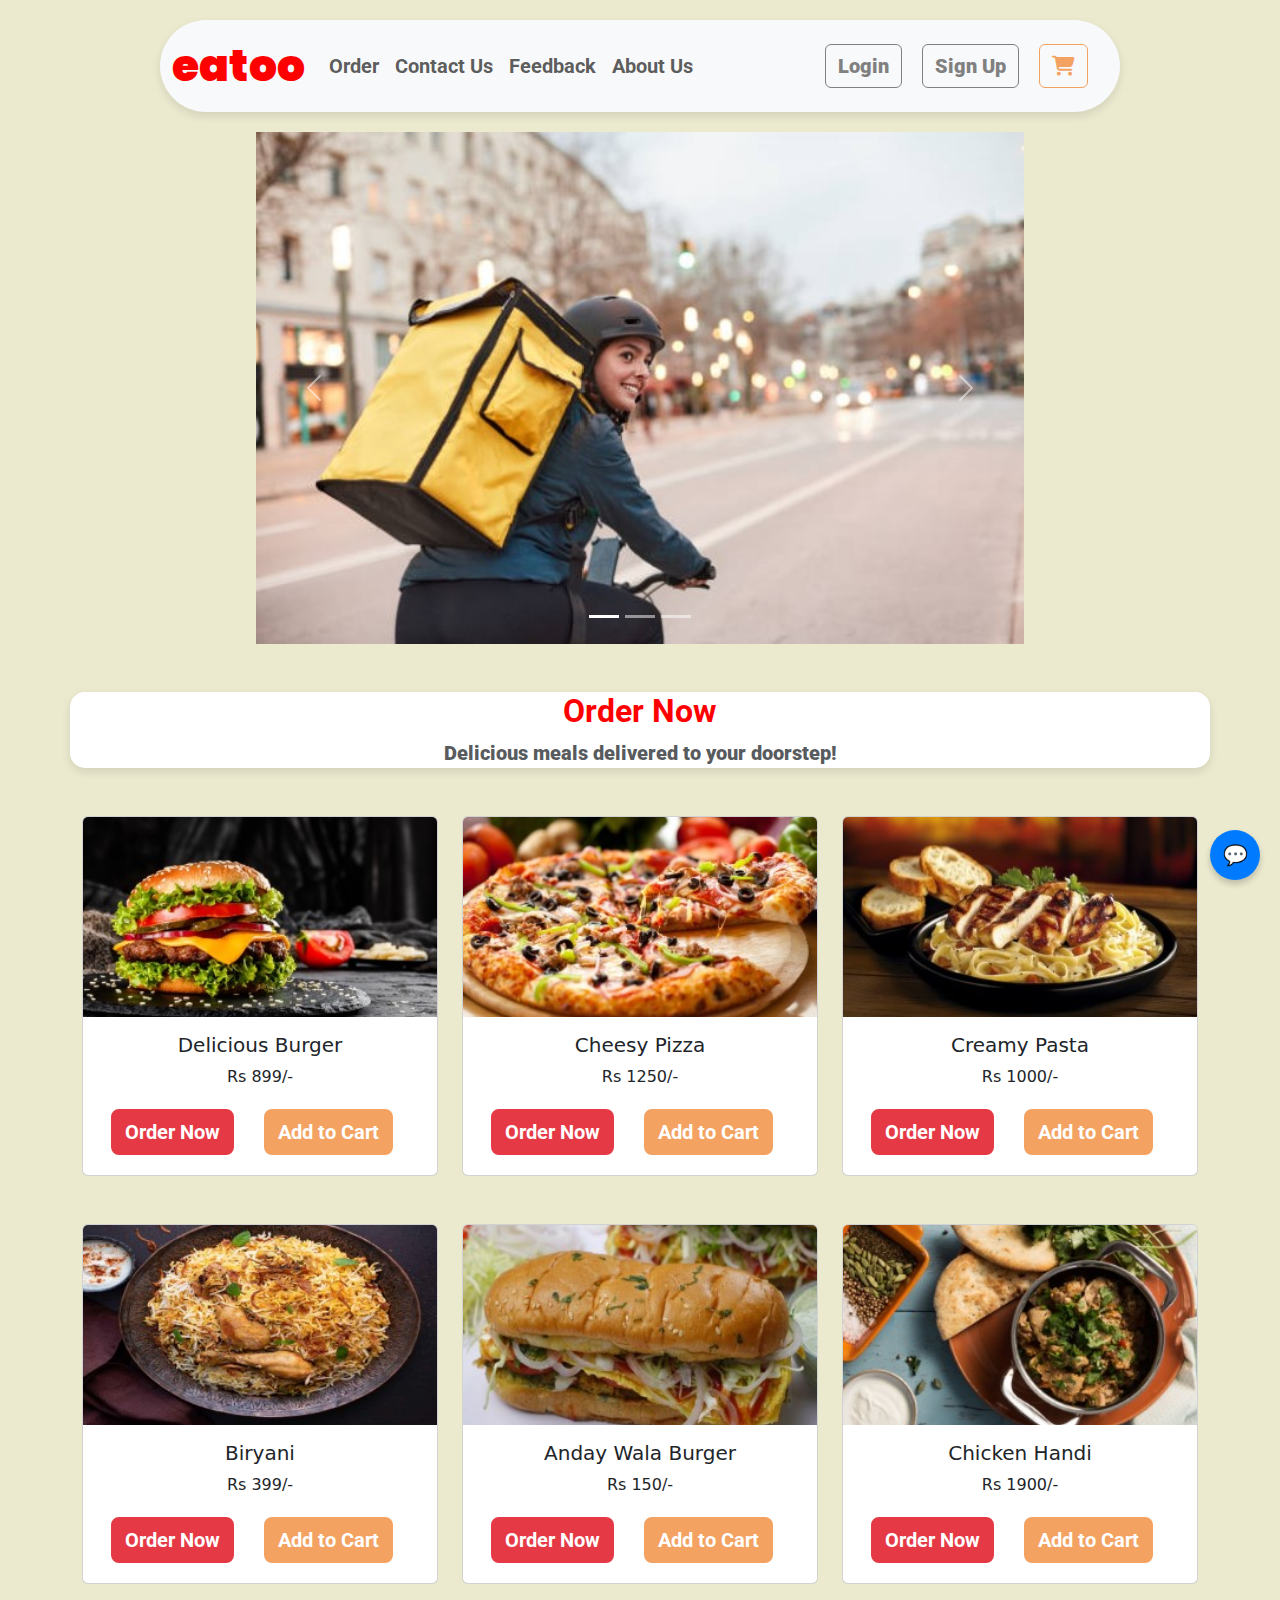
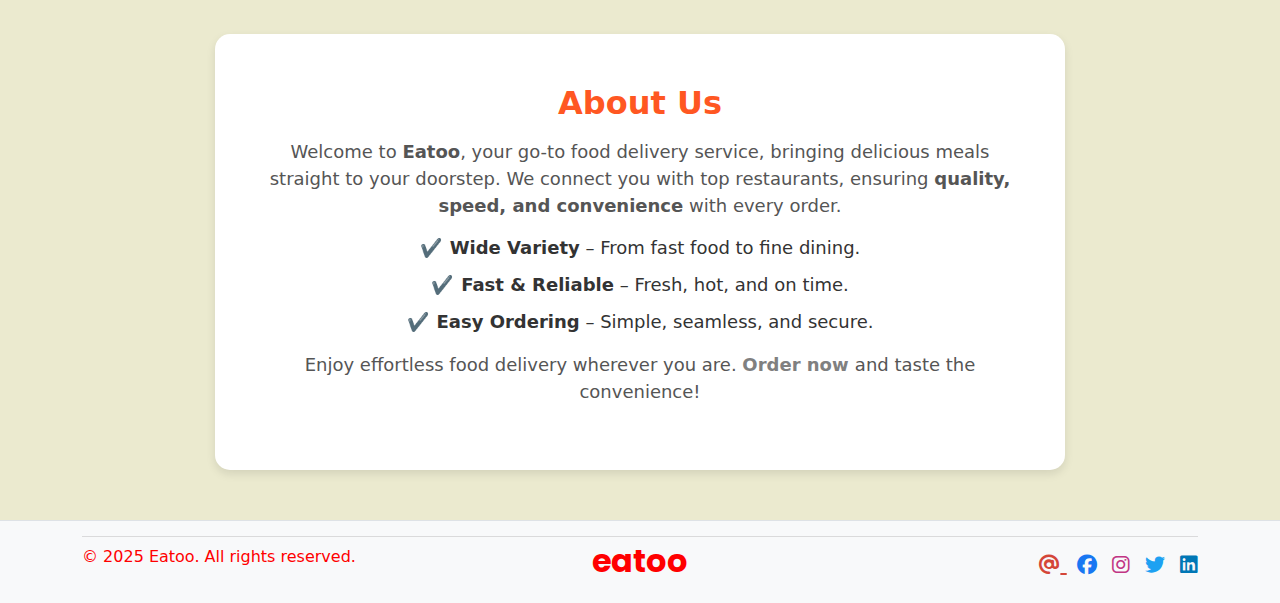
<file: index.html>
<!DOCTYPE html>
<html lang="en">
  <head>
    <link
      rel="stylesheet"
      href="https://cdnjs.cloudflare.com/ajax/libs/font-awesome/6.4.2/css/all.min.css"
    />
    <link rel="stylesheet" href="bootstrap/css/bootstrap.min.css" />
    <script src="https://code.jquery.com/jquery-3.6.0.min.js"></script>
    <script src="bootstrap/js/bootstrap.min.js"></script>
    <link rel="stylesheet" href="Style.css" />
    <meta charset="utf-8" />
    <meta name="viewport" content="width=device-width, initial-scale=1" />
    <title>Eatoo</title>
    <link rel="icon" type="image/x-icon" href="./images/favicon.ico" />
  </head>
  <body>
    <!-- Floating Chatbot Button -->
    <button id="chatbot-btn">💬</button>

    <div
      class="modal fade"
      id="chatbotModal"
      tabindex="-1"
      aria-labelledby="chatbotModalLabel"
      aria-hidden="true"
    >
      <div class="modal-dialog">
        <div class="modal-content">
          <div class="modal-header bg-primary text-white">
            <h5 class="modal-title" id="chatbotModalLabel">Chatbot</h5>
            <button
              type="button"
              class="btn-close"
              data-bs-dismiss="modal"
              aria-label="Close"
            ></button>
          </div>
          <div class="modal-body chatbot-body">
            <p>Hello! How can I assist you today?</p>
            <input
              type="text"
              class="form-control mt-2"
              placeholder="Type your message..."
              id="chatInput"
            />
          </div>
          <div class="modal-footer">
            <button
              type="button"
              class="btn btn-secondary"
              data-bs-dismiss="modal"
            >
              Close
            </button>
          </div>
        </div>
      </div>
    </div>

    <nav class="navbar navbar-expand-lg bg-body-tertiary">
      <div class="container-fluid">
        <a class="navbar-brand" href="index.html">eatoo</a>
        <button
          class="navbar-toggler"
          type="button"
          data-bs-toggle="collapse"
          data-bs-target="#navbarSupportedContent"
          aria-controls="navbarSupportedContent"
          aria-expanded="false"
          aria-label="Toggle navigation"
        >
          <span class="navbar-toggler-icon"></span>
        </button>
        <div class="collapse navbar-collapse" id="navbarSupportedContent">
          <ul class="navbar-nav me-auto mb-2 mb-lg-0">
            <li class="nav-item">
              <a class="nav-link" href="#order">Order</a>
            </li>
            <li class="nav-item">
              <a class="nav-link" href="#contact">Contact Us</a>
            </li>
            <li class="nav-item">
              <a
                class="nav-link"
                href="#"
                data-bs-toggle="modal"
                data-bs-target="#feedbackModal"
                >Feedback</a
              >
            </li>
            <li class="nav-item">
              <a class="nav-link" href="#About">About Us</a>
            </li>
          </ul>
          <button
            class="btn btn-outline-primary"
            data-bs-toggle="modal"
            data-bs-target="#loginModal"
          >
            Login
          </button>
          <button
            class="btn btn-outline-success"
            data-bs-toggle="modal"
            data-bs-target="#signupModal"
          >
            Sign Up
          </button>
          <!-- Cart Button -->
          <button
            class="btn btn-outline-warning cart-toggle"
            data-bs-toggle="modal"
            data-bs-target="#cartModal"
          >
            <i class="fas fa-shopping-cart"></i>
          </button>
        </div>
      </div>
    </nav>

    <div id="carouselExampleIndicators" class="carousel slide">
      <div class="carousel-indicators">
        <button
          type="button"
          data-bs-target="#carouselExampleIndicators"
          data-bs-slide-to="0"
          class="active"
          aria-current="true"
          aria-label="Slide 1"
        ></button>
        <button
          type="button"
          data-bs-target="#carouselExampleIndicators"
          data-bs-slide-to="1"
          aria-label="Slide 2"
        ></button>
        <button
          type="button"
          data-bs-target="#carouselExampleIndicators"
          data-bs-slide-to="2"
          aria-label="Slide 3"
        ></button>
      </div>
      <div class="carousel-inner">
        <div class="carousel-item active">
          <img src="./images/delv.jpg" class="d-block w-100" alt="..." />
        </div>
        <div class="carousel-item">
          <img src="./images/delv2.jpg" class="d-block w-100" alt="..." />
        </div>
        <div class="carousel-item">
          <img src="./images/delv3.jpg" class="d-block w-100" alt="..." />
        </div>
      </div>
      <button
        class="carousel-control-prev"
        type="button"
        data-bs-target="#carouselExampleIndicators"
        data-bs-slide="prev"
      >
        <span class="carousel-control-prev-icon" aria-hidden="true"></span>
        <span class="visually-hidden">Previous</span>
      </button>
      <button
        class="carousel-control-next"
        type="button"
        data-bs-target="#carouselExampleIndicators"
        data-bs-slide="next"
      >
        <span class="carousel-control-next-icon" aria-hidden="true"></span>
        <span class="visually-hidden">Next</span>
      </button>
    </div>

    <div
      class="modal fade"
      id="feedbackModal"
      tabindex="-1"
      aria-labelledby="feedbackModalLabel"
      aria-hidden="true"
    >
      <div class="modal-dialog">
        <div class="modal-content">
          <div class="modal-header">
            <h5 class="modal-title" id="feedbackModalLabel">Feedback Form</h5>
            <button
              type="button"
              class="btn-close"
              data-bs-dismiss="modal"
              aria-label="Close"
            ></button>
          </div>
          <div class="modal-body">
            <form>
              <div class="mb-3">
                <label for="name" class="form-label">Your Name</label>
                <input
                  type="text"
                  class="form-control"
                  id="name"
                  placeholder="Enter your name"
                />
              </div>
              <div class="mb-3">
                <label for="email" class="form-label">Your Email</label>
                <input
                  type="email"
                  class="form-control"
                  id="email"
                  placeholder="Enter your email"
                />
              </div>
              <div class="mb-3">
                <label for="feedback" class="form-label">Your Feedback</label>
                <textarea
                  class="form-control"
                  id="feedback"
                  rows="4"
                  placeholder="Enter your feedback"
                ></textarea>
              </div>
              <button type="submit" class="btn btn-success w-100">
                Submit Feedback
              </button>
            </form>
          </div>
        </div>
      </div>
    </div>

    <!-- Login Modal -->
    <div
      class="modal fade"
      id="loginModal"
      tabindex="-1"
      aria-labelledby="loginModalLabel"
      aria-hidden="true"
    >
      <div class="modal-dialog">
        <div class="modal-content">
          <div class="modal-header">
            <h5 class="modal-title" id="loginModalLabel">Login</h5>
            <button
              type="button"
              class="btn-close"
              data-bs-dismiss="modal"
              aria-label="Close"
            ></button>
          </div>
          <div class="modal-body">
            <form>
              <div class="mb-3">
                <label for="loginEmail" class="form-label">Email</label>
                <input
                  type="email"
                  class="form-control"
                  id="loginEmail"
                  placeholder="Enter your email"
                />
              </div>
              <div class="mb-3">
                <label for="loginPassword" class="form-label">Password</label>
                <input
                  type="password"
                  class="form-control"
                  id="loginPassword"
                  placeholder="Enter your password"
                />
              </div>
              <button type="submit" class="btn btn-primary w-100">Login</button>
            </form>
          </div>
        </div>
      </div>
    </div>

    <!-- Signup Modal -->
    <div
      class="modal fade"
      id="signupModal"
      tabindex="-1"
      aria-labelledby="signupModalLabel"
      aria-hidden="true"
    >
      <div class="modal-dialog">
        <div class="modal-content">
          <div class="modal-header">
            <h5 class="modal-title" id="signupModalLabel">Sign Up</h5>
            <button
              type="button"
              class="btn-close"
              data-bs-dismiss="modal"
              aria-label="Close"
            ></button>
          </div>
          <div class="modal-body">
            <form>
              <div class="mb-3">
                <label for="signupName" class="form-label">Full Name</label>
                <input
                  type="text"
                  class="form-control"
                  id="signupName"
                  placeholder="Enter your name"
                />
              </div>
              <div class="mb-3">
                <label for="signupEmail" class="form-label">Email</label>
                <input
                  type="email"
                  class="form-control"
                  id="signupEmail"
                  placeholder="Enter your email"
                />
              </div>
              <div class="mb-3">
                <label for="signupPassword" class="form-label">Password</label>
                <input
                  type="password"
                  class="form-control"
                  id="signupPassword"
                  placeholder="Create a password"
                />
              </div>
              <button type="submit" class="btn btn-success w-100">
                Sign Up
              </button>
            </form>
          </div>
        </div>
      </div>
    </div>

    <!-- Cart Modal -->
    <div
      class="modal fade"
      id="cartModal"
      tabindex="-1"
      aria-labelledby="cartModalLabel"
      aria-hidden="true"
    >
      <div class="modal-dialog">
        <div class="modal-content">
          <div class="modal-header">
            <h5 class="modal-title" id="cartModalLabel">Your Cart</h5>
            <button
              type="button"
              class="btn-close"
              data-bs-dismiss="modal"
              aria-label="Close"
            ></button>
          </div>
          <div class="modal-body">
            <ul id="cart-items" class="list-group mb-3">
              <li class="list-group-item">Cart is empty</li>
            </ul>
            <p class="text-center">Total: Rs <span id="cart-total">0.00</span></p>
          </div>
          <div class="modal-footer">
            <button
              type="button"
              class="btn btn-secondary"
              data-bs-dismiss="modal"
            >
              Close
            </button>
          </div>
        </div>
      </div>
    </div>

    <div classs="A"></div>

    <div id="order" class="container text-center mt-5">
      <h2 class="fw-bold">Order Now</h2>
      <p class="text-muted">Delicious meals delivered to your doorstep!</p>
    </div>

    <div class="container mt-5">
      <div id="product-row-1" class="row"></div>
    </div>
    <div class="container mt-5">
      <div id="product-row-2" class="row"></div>
    </div>

    <!-- Toast Notification -->
    <div class="toast-container">
      <div
        id="cartToast"
        class="toast align-items-center text-white bg-success border-0"
        role="alert"
        aria-live="assertive"
        aria-atomic="true"
      >
        <div class="d-flex">
          <div class="toast-body" id="toastMessage">Item added to cart!</div>
          <button
            type="button"
            class="btn-close btn-close-white me-2 m-auto"
            data-bs-dismiss="toast"
            aria-label="Close"
          ></button>
        </div>
      </div>
    </div>

    <script>
      function showToast(message) {
        const toastEl = document.getElementById("cartToast");
        const toastMessage = document.getElementById("toastMessage");
        toastMessage.innerText = message;
        const toast = new bootstrap.Toast(toastEl);
        toast.show();
      }

      $(document).ready(function () {
        console.log("jQuery loaded, initializing app");

        // Load cart from LocalStorage
        let cart = JSON.parse(localStorage.getItem("cart")) || [];
        updateCartDisplay();

        // Load products from JSON
        $.get("products.json", function (data) {
          console.log("Products loaded:", data);
          let row1 = $("#product-row-1");
          let row2 = $("#product-row-2");

          data.forEach((product, index) => {
            let card = `
              <div class="col-md-4">
                <div class="card" data-id="${product.id}" data-name="${product.name}" data-price="${product.price}">
                  <img src="${product.image}" class="card-img-top" alt="${product.name}" />
                  <div class="card-body text-center">
                    <h5 class="card-title">${product.name}</h5>
                    <p class="card-text">Rs ${product.price}/-</p>
                    <button class="btn btn-order me-2" onclick="showToast('Order placed for ${product.name}!')">
                      Order Now
                    </button>
                    <button class="btn btn-cart add-to-cart">
                      Add to Cart
                    </button>
                  </div>
                </div>
              </div>
            `;
            if (index < 3) {
              row1.append(card);
            } else {
              row2.append(card);
            }
          });
        }).fail(function (xhr, status, error) {
          console.error("Failed to load products:", status, error);
          showToast("Error loading products");
        });

        // Add to Cart handler
        $(document).on("click", ".add-to-cart", function () {
          console.log("Add to Cart clicked");
          let card = $(this).closest(".card");
          let product = {
            id: card.data("id"),
            name: card.data("name"),
            price: parseFloat(card.data("price")),
          };
          console.log("Product:", product);

          // AJAX POST to cart.json
          $.ajax({
            url: "cart.json",
            method: "POST",
            contentType: "application/json",
            data: JSON.stringify(product),
            dataType: "json",
            success: function (response) {
              console.log("AJAX success:", response);
              cart.push(product);
              localStorage.setItem("cart", JSON.stringify(cart));
              updateCartDisplay();
              showToast(`${product.name} added to cart!`);
            },
            error: function (xhr, status, error) {
              console.error("AJAX error:", status, error);
              cart.push(product);
              localStorage.setItem("cart", JSON.stringify(cart));
              updateCartDisplay();
              showToast(`${product.name} added to cart!`);
            },
          });
        });

        // Remove from Cart handler
        $(document).on("click", ".remove-item", function () {
          let itemId = $(this).data("id");
          console.log("Remove item:", itemId);
          cart = cart.filter((item) => item.id !== itemId);
          localStorage.setItem("cart", JSON.stringify(cart));
          updateCartDisplay();
          showToast("Item removed from cart!");
        });

        // Update cart display
        function updateCartDisplay() {
          let cartItems = $("#cart-items");
          let cartTotal = $("#cart-total");
          cartItems.empty();

          if (cart.length === 0) {
            cartItems.append('<li class="list-group-item">Cart is empty</li>');
            cartTotal.text("0.00");
          } else {
            cart.forEach((item) => {
              cartItems.append(
                `<li class="list-group-item d-flex justify-content-between align-items-center">
                  ${item.name} - Rs ${item.price.toFixed(2)}
                  <button class="btn btn-danger btn-sm remove-item" data-id="${item.id}">Remove</button>
                </li>`
              );
            });
            let total = cart.reduce((sum, item) => sum + item.price, 0);
            cartTotal.text(total.toFixed(2));
          }
          console.log("Cart updated:", cart);
        }
      });
    </script>

    <div id="About" class="about-section">
      <h2>About Us</h2>
      <p>
        Welcome to <strong>Eatoo</strong>, your go-to food delivery service,
        bringing delicious meals straight to your doorstep. We connect you with
        top restaurants, ensuring
        <strong>quality, speed, and convenience</strong> with every order.
      </p>
      <ul class="icon-list">
        <li><strong>Wide Variety</strong> – From fast food to fine dining.</li>
        <li><strong>Fast & Reliable</strong> – Fresh, hot, and on time.</li>
        <li><strong>Easy Ordering</strong> – Simple, seamless, and secure.</li>
      </ul>
      <p>
        Enjoy effortless food delivery wherever you are.
        <strong><a class="order" href="#order">Order now </a></strong> and taste the
        convenience!
      </p>
    </div>

    <footer class="footer" id="contact">
      <div class="container text-center">
        <hr class="light" />
        <div class="row align-items-center">
          <div class="col-md-4 text-md-start text-center">
            <p style="color: red">© 2025 Eatoo. All rights reserved.</p>
          </div>
          <div class="col-md-4 text-center">
            <a href="index.html" style="text-decoration: none">
              <h2 class="brand-name">eatoo</h2>
            </a>
          </div>
          <div class="col-md-4 text-md-end text-center">
            <div class="social-icons d-inline">
              <a href="/cdn-cgi/l/email-protection#e7b4b2b7b8a7b0b6b3a8b5b3c984888a" class="email">
                <i class="fas fa-at"></i>
              </a>
              <a
                href="https://www.facebook.com"
                target="_blank"
                class="facebook"
                ><i class="fab fa-facebook"></i
              ></a>
              <a
                href="https://www.instagram.com"
                target="_blank"
                class="instagram"
                ><i class="fab fa-instagram"></i
              ></a>
              <a href="https://www.x.com" target="_blank" class="twitter"
                ><i class="fab fa-twitter"></i
              ></a>
              <a
                href="https://www.linkedin.com"
                target="_blank"
                class="linkedin"
                ><i class="fab fa-linkedin"></i
              ></a>
            </div>
          </div>
        </div>
      </div>
    </footer>
  </body>
</html>
</file>
<file: Style.css>
@import url('https://fonts.googleapis.com/css2?family=Roboto:ital,wght@0,100..900;1,100..900&display=swap');
@import url('https://fonts.googleapis.com/css2?family=Poppins&family=Roboto:ital,wght@0,100..900;1,100..900&display=swap');
body {
    background-color: #ebeacf !important;
    color: #4a4a4a;
}

html {
    scroll-behavior: smooth;
}

.about-section {
    background: #fff;
    padding: 50px;
    border-radius: 15px;
    box-shadow: 0 4px 10px rgba(0, 0, 0, 0.1);
    text-align: center;
    max-width: 850px;
    margin: 50px auto;
}
.about-section h2 {
    color: #ff5722;
    font-weight: bold;
}
.about-section p {
    font-size: 18px;
    color: #555;
    margin: 15px 0;
}
.icon-list {
    list-style: none;
    padding: 0;
}
.icon-list li {
    font-size: 18px;
    color: #333;
    margin: 10px 0;
}
.icon-list li::before {
    content: "✔️";
    margin-right: 8px;
    color: #ff5722;
}

.navbar {
    font-family: roboto;
    font-size: 15pt !important;
    font-weight: bolder;
}
.nav-link:hover {
    color: red !important;
    scale: 1.1;
    transition: 0.2s;
}
.order {
    text-decoration: none;
    color: gray;
}
.order:hover {
    color: red;
    font-size: 15pt;
    transition: 0.2s;
}

#carouselExampleIndicators {
    width: 60% !important;
    height: 35% !important;
    margin: 0 auto !important;
}

#chatbot-btn {
    position: fixed;
    bottom: 20px;
    right: 20px;
    background-color: #007bff;
    color: white;
    border: none;
    border-radius: 50%;
    width: 50px;
    height: 50px;
    font-size: 20px;
    cursor: pointer;
    box-shadow: 0px 4px 6px rgba(0, 0, 0, 0.2);
}

#order {
    background-color: white !important;
    font-family: roboto;
    font-size: 25pt !important;
    font-weight: bolder;
    color: red !important;
    border-radius: 15px;
    margin-bottom: 0px;
    box-shadow: 0 4px 10px rgba(0, 0, 0, 0.1);
}
#order p {
    font-family: roboto;
    font-size: 15pt;
    color: gray;
    font-weight: bolder;
}

.navbar {
    margin: 20px auto !important;
    width: 75% !important;
    border-radius: 50px !important;
    padding: px !important;
    box-shadow: 0 4px 10px rgba(0, 0, 0, 0.1) !important;
}
.btn:hover {
    scale: 1.1;
    transition: 0.2s;
    background-color: red !important;
    color: white !important;
    font-family: roboto;
    font-size: 15pt !important;
}
.btn {
    margin-right: 20px !important;
    border-color: gray !important;
    color: gray !important;
    font-family: roboto;
    font-size: 15pt !important;
    font-weight: bolder;
}
.navbar-brand {
    font-family: poppins;
    font-size: 33pt !important;
    font-weight: bolder;
    color: red !important;
}

.footer {
    background-color: #f8f9fa;
    padding: 15px 0;
    border-top: 1px solid #dee2e6;
}

.light {
    margin: 0 0 5px 0;
    padding: 0;
    color: gray;
}
.footer .social-icons a {
    font-size: 20px;
    margin-left: 10px;
    transition: 0.3s;
}

.facebook { color: #1877F2; }
.instagram { color: #C13584; }
.twitter { color: #1DA1F2; }
.linkedin { color: #0077B5; }
.email { color: #D44638; }

.footer {
    margin-top: 25px;
    margin-bottom: 0px;
}

.A {
    height: 700px;
}
.footer .brand-name {
    font-family: poppins;
    font-size: pt !important;
    font-weight: bolder;
    color: red !important;
}
card {
    border-radius: 10px;
    overflow: hidden;
    transition: transform 0.3s ease-in-out;
    box-shadow: 0 4px 10px rgba(0, 0, 0, 0.1);
}

.card:hover {
    transform: scale(1.05);
    transition: 0.5s;
}

.card img {
    height: 200px;
    object-fit: cover;
}

.btn-order {
    margin: 4px;
    background-color: #E63946 !important;
    color: white !important;
    border: 2px solid #E63946 !important;
    border-radius: 8px;
}

.btn-order:hover {
    background-color: #C62828;
    transition: 0.2s;
}

.btn-cart {
    margin: 4px;
    background-color: #F4A261 !important;
    color: white !important;
    border: 2px solid #F4A261 !important;
    border-radius: 8px;
}

.btn-cart:hover {
    background-color: #E76F51;
}

.toast-container {
    position: fixed;
    top: 20px;
    right: 20px;
    z-index: 1050;
}

/* Cart toggle button */
.cart-toggle {
    margin-right: 20px !important;
    border-color: #F4A261 !important;
    color: #F4A261 !important;
    font-family: roboto;
    font-size: 15pt !important;
    font-weight: bolder;
}
.cart-toggle:hover {
    background-color: #F4A261 !important;
    color: white !important;
    scale: 1.1;
    transition: 0.2s;
}

/* Cart modal styles */
#cartModal .modal-content {
    border-radius: 15px;
    box-shadow: 0 4px 10px rgba(0, 0, 0, 0.1);
}
#cartModal .modal-header {
    background-color: #fff;
    border-bottom: 1px solid #dee2e6;
}
#cartModal .modal-title {
    color: #ff5722;
    font-family: roboto;
    font-weight: bold;
}
#cart-items {
    list-style: none;
    padding: 0;
}
#cart-items li {
    padding: 10px;
    border-bottom: 1px solid #dee2e6;
    font-family: roboto;
    font-size: 16px;
    color: #4a4a4a;
}
#cartModal p {
    font-family: roboto;
    font-size: 18px;
    font-weight: bold;
    color: #333;
}
</file>
